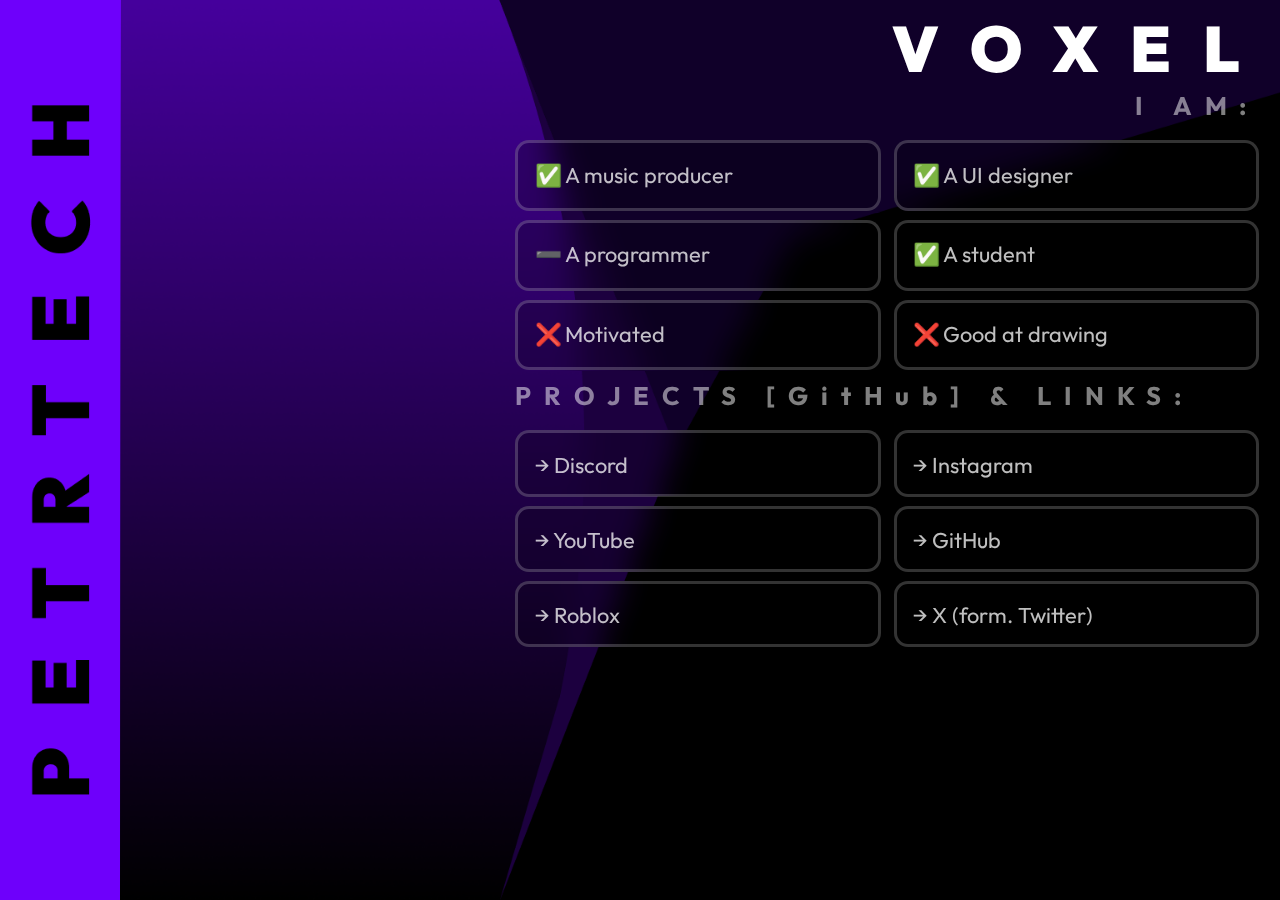
<file: VoxelWeb/index.html>
<!DOCTYPE html>
<html lang="en">
<head>
    <meta charset="UTF-8">
    <meta name="viewport" content="width=device-width, initial-scale=1.0">
    <title>PetrTech</title>
    <link rel="stylesheet" href="styling.css">
</head>
<body>
    <div class="background"></div>
    <div class="content">
        <div class="stickright">
            <h1 class="fontright">VOXEL</h1>
            <h2 class="fontright">I AM:</h2>

            <div>
                <div class="pair">
                    <div class="skill good">
                        <p class="symbol">✅</p>
                        <h4>A music producer</h4>
                    </div>
                    <div class="skill good">
                        <p class="symbol">✅</p>
                        <h4>A UI designer</h4>
                    </div>
                </div>
                <div class="pair">
                    <div class="skill mid">
                        <p class="symbol">➖</p>
                        <h4>A programmer</h4>
                    </div>
                    <div class="skill good">
                        <p class="symbol">✅</p>
                        <h4>A student</h4>
                    </div>
                </div>
                <div class="pair">
                    <div class="skill bad">
                        <p class="symbol">❌</p>
                        <h4>Motivated</h4>
                    </div>
                    <div class="skill bad">
                        <p class="symbol">❌</p>
                        <h4>Good at drawing</h4>
                    </div>
                </div>
            </div>

            <h2>PROJECTS [GitHub] & LINKS:</h2>

            <div>
                <div class="pair">
                    <a href="https://discord.gg/FaerjaE2Dd"><div class="skill social">
                        <h4>→ Discord</h4>
                    </div></a>
                    <a href="https://www.instagram.com/petrtech"><div class="skill social">
                        <h4>→ Instagram</h4>
                    </div></a>
                </div>
                <div class="pair">
                    <a href="https://www.youtube.com/@PetrTech"><div class="skill social">
                        <h4>→ YouTube</h4>
                    </div></a>
                    <a href="https://github.com/PetrTech"><div class="skill social">
                        <h4>→ GitHub</h4>
                    </div></a>
                </div>
                <div class="pair">
                    <a href="https://www.roblox.com/users/330844014/profile"><div class="skill social">
                        <h4>→ Roblox</h4>
                    </div></a>
                    <a href="https://x.com/PetrTech_Dev"><div class="skill social">
                        <h4>→ X (form. Twitter)</h4>
                    </div></a>
                </div>
            </div>
        </div>
    </div>
</body>
</html>
</file>
<file: VoxelWeb/styling.css>
@import url('https://fonts.googleapis.com/css2?family=Outfit:wght@100;200;300;400;500;600;700;800;900&display=swap');

body{background-color: black;
    color: white;font-family: 'Outfit', sans-serif;}

.background{
    position: fixed;
    z-index: -100;
    left:0;right:0;
    top:0;bottom:0;
    background-image: url(img/background.png);
    background-size:cover;
    background-repeat: no-repeat;
}

.content{
    display: flex;
    justify-content: flex-end;
}

.pair{
    display: flex;
}

button{
    background: rgba(0,0,0,0);
    color:white;
    font-family: 'Outfit', sans-serif;
    border:none;
    font-weight: 900;
    height: 100%;
    font-size: 2vw;
}

.skill{
    border: solid 3px rgba(255,255,255,0.2);
    background-color: rgba(0,0,0,0.2);
    backdrop-filter: blur(15px);
    border-radius: 14px;
    width: 25.5vw;
    height: 3.5vh;
    text-align: left;
    padding: 1.3vw;
    display:inline-block;
    transition: 0.25s;
    margin-bottom: 1vh;
    margin-right: 1vw;
}

.bad:hover{
    background-color: rgba(255,0,0,0.2);
}

.mid:hover{
    background-color: rgba(255,150,0,0.2);
}

.good:hover{
    background-color: rgba(0,255,0,0.2);
}

.social{
    height: 3vh;
}

.social *{
    display:inline;
    vertical-align: top;
    line-height: 3vh;
    height: 3   vh;
}

.social:hover{
    background-color: rgba(150,0,255,0.2);
    cursor:pointer;
}

h4{
    color:white;
    opacity:1;
    font-weight: 400;
    font-family: 'Outfit', sans-serif;
    opacity: .75;
    font-size: 1.7vw;
    margin:0;
}

p{
    color:white;
    opacity:1;
    font-weight: 400;
    font-family: 'Outfit', sans-serif;
    font-size: 1.7vw;
    margin:0;
}

.skill *{
    display:inline;
    vertical-align: top;
    line-height: 3.5vh;
    height: 3.5vh;
}

.stickright{
    /*float:right;*/
}

.fontright{
    text-align: right;
}

h1{
    margin:0;
    font-weight:900;
    letter-spacing: 2.5vw;
    font-size: 5vw;
}

h2{
    margin:0;
    margin-right: 1vw;
    font-weight: bold;
    font-size: 2vw;
    letter-spacing: 1vw;
    opacity: 0.5;
    margin-bottom: 2vh;
}
</file>
